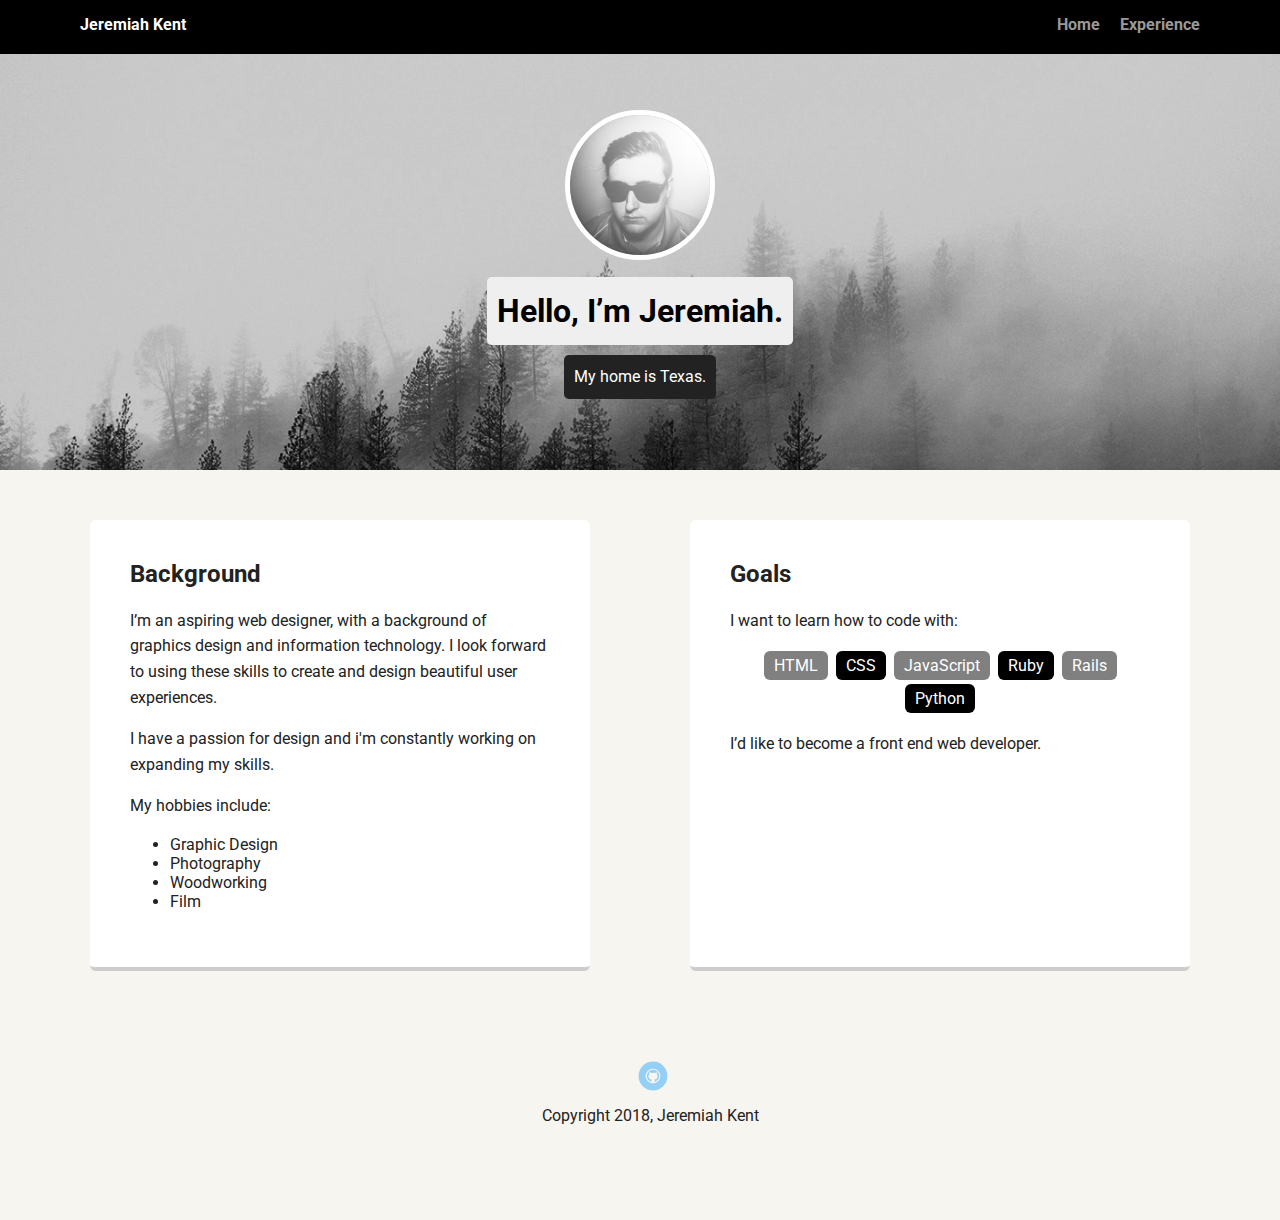
<file: index.html>
<!doctype html>
<html lang="en">
<head>
  <meta charset="utf-8">
  <title>Jeremiah Kent's Profile</title>
  <meta name="viewport" content="width=device-width, initial-scale=1.0">
  <link rel="stylesheet" href="styles.css">
  <link href="https://fonts.googleapis.com/css?family=Muli%7CRoboto:400,300,500,700,900" rel="stylesheet"></head>
  <body>

    <div class="main-nav">
        <ul class="nav">
          <li class="name">Jeremiah Kent</li>
          <li><a href="index.html">Home</a></li>
          <li><a href="experience.html">Experience</a></li>
        </ul>
    </div>

    <header>
      <img src="images/jkprofile.jpg" alt="Profile picture of Jeremiah Kent" class="profile-image">
      <h1 class="tag name">Hello, I’m Jeremiah.</h1>
      <p class="tag location">My home is Texas.</p>
    </header>

    <main class="flex">
      <div class="card">
        <h2>Background</h2>
        <p>I’m an aspiring web designer, with a background of graphics design and information technology. I look forward to using these skills to create and design beautiful user experiences. </p>
        <p>I have a passion for design and i'm constantly working on expanding my skills.</p>
        <p>My hobbies include:</p>
        <ul>
          <li>Graphic Design</li>
          <li>Photography</li>
          <li>Woodworking</li>
          <li>Film</li>
        </ul>
      </div>

      <div class="card">
        <h2>Goals</h2>
        <p>I want to learn how to code with:</p>
        <ul class="skills">
          <li>HTML</li>
          <li>CSS</li>
          <li>JavaScript</li>
          <li>Ruby</li>
          <li>Rails</li>
          <li>Python</li>
        </ul>
        <p>I’d like to become a front end web developer.</p>
      </div>

    </main>
    <footer>
      <ul>
        <li><a href="https://github.com/jkent1415" target="blank" class="social github">Github</a></li>
      </ul>
      <p class="copyright">Copyright 2018, Jeremiah Kent</p>
    </footer>
  </body>
  </html>
</file>
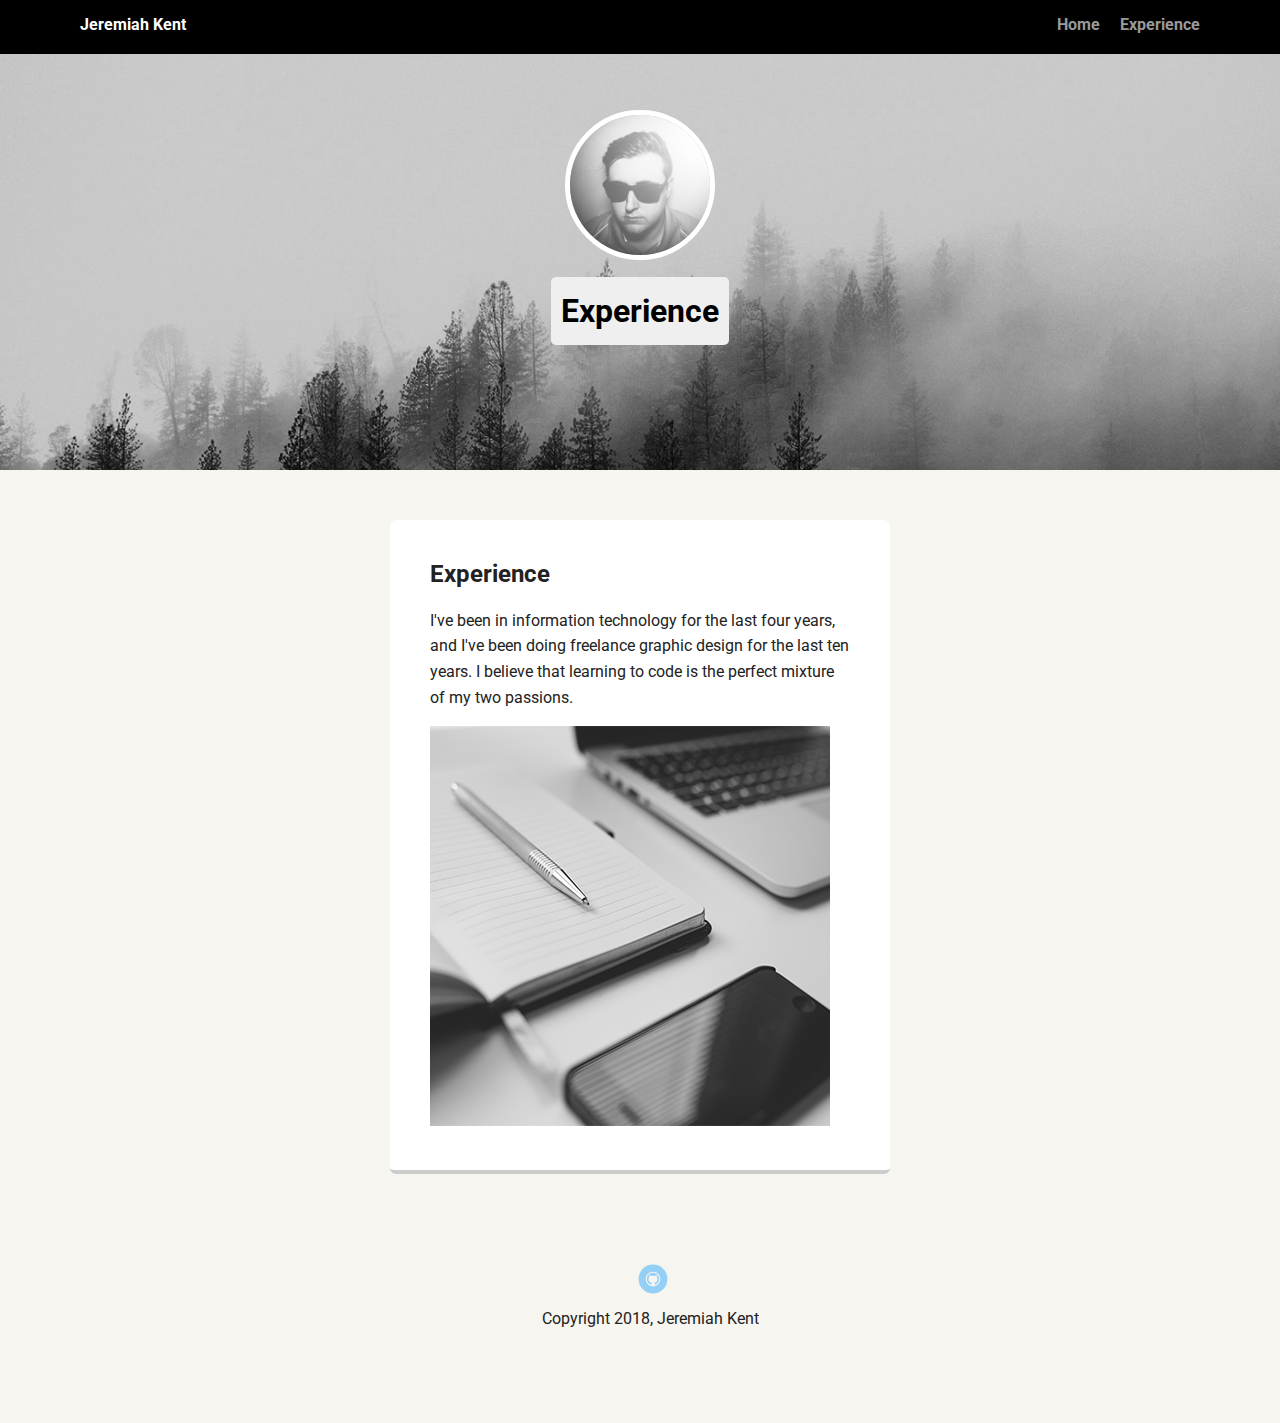
<file: experience.html>
<!doctype html>
<html lang="en">
<head>
  <meta charset="utf-8">
  <title>Jeremiah Kent's Profile</title>
  <meta name="viewport" content="width=device-width, initial-scale=1.0">
  <link rel="stylesheet" href="styles.css">
  <link href="https://fonts.googleapis.com/css?family=Muli%7CRoboto:400,300,500,700,900" rel="stylesheet"></head>
  <body>

    <div class="main-nav">
        <ul class="nav">
          <li class="name">Jeremiah Kent</li>
          <li><a href="index.html">Home</a></li>
          <li><a href="#">Experience</a></li>
        </ul>
    </div>

    <header>
      <img src="images/jkprofile.jpg" alt="Profile picture of Jeremiah Kent" class="profile-image">
      <h1 class="tag name">Experience</h1>
    </header>

    <main class="flex">
      <div class="card">
        <h2>Experience</h2>
        <p>I've been in information technology for the last four years, and I've been doing freelance graphic design for the last ten years. I believe that learning to code is the perfect mixture of my two passions.</p>
      <img src="images/mac.jpg" alt="Coding laptop">
      </div>
    </main>
    <footer>
      <ul>
        <li><a href="https://github.com/jkent1415" target="blank" class="social github">Github</a></li>
      </ul>
      <p class="copyright">Copyright 2018, Jeremiah Kent</p>
    </footer>
  </body>
  </html>
</file>
<file: styles.css>
/* Global Layout Set-up */
* {
  box-sizing: border-box;
}

body {
  margin: 0;
  padding: 0;
  text-align: center;
  font-family: 'Roboto', sans-serif;
  color: #222;
  background: #f7f5f0;
}
/* Link Styles */

a {
  text-decoration: none;
  color: #999;
}
a:hover {
  color: #6633ff;
}

/* Section Styles */

.main-nav {
  width: 100%;
  background: black;
  min-height: 30px;
  padding: 10px;
  position: fixed;
  text-align: center;
}
.nav {
  display: flex;
  justify-content: space-around;
  font-weight: 700;
  list-style-type: none;
  margin: 0 auto;
  padding: 0;
}

.nav .name {
    display: block;
    margin-right: auto;
    color: white;
}
.nav li {
  padding: 5px 10px 10px 10px;
}
.nav a {
  transition: all .5s;
}
.nav a:hover {
  color: white
}

header {
  text-align: center;
  background: url('images/background.jpg') no-repeat top center ;
  background-size: cover;
  overflow: hidden;
  padding-top: 60px;
}
header {
  line-height: 1.5;
}
header .profile-image {
  margin-top: 50px;
  width: 150px;
  height: 150px;
  border-radius: 75%;
  border: 5px solid white;
  transition: all .5s;
}
header .profile-image:hover {
  transform: scale(1.5) rotate(360deg);
}
.tag {
  background-color: #efefef;
  color: black;
  padding: 10px;
  border-radius: 5px;
  display: table;
  margin: 10px auto;
}
.location {
  background-color: #222;
  color: white;
}
.card {
  margin: 30px;
  padding: 20px 40px 40px;
  max-width: 500px;
  text-align: left;
  background: #fff;
  border-bottom: 4px solid #ccc;
  border-radius: 6px;
  transition: all .5s;
}
.card:hover {
  border-color: black;
}

ul.skills {
  padding: 0;
  text-align: center;
}

.skills li {
  border-radius: 6px;
  display: inline-block;
  background: black;
  color: white;
  padding: 5px 10px;
  margin: 2px;
}

.skills li:nth-child(odd) {
  background: grey;
}

footer {
  width: 100%;
  min-height: 30px;
  padding: 20px 0 40px 20px;
}

footer .copyright {
  top: -8px;
  font-size: .75em;
}

footer ul {
  list-style-type: none;
  margin: 0;
  padding: 0;
}

footer ul li {
  display: inline-block;
}

a.social {
  display: inline-block;
  text-indent: -9999px;
  margin-left: 5px;
  width: 30px;
  height: 30px;
  background-size: 30px 30px;
  opacity: .4;
  transition: all .5s;
}

a.github {
  background-image: url(images/github.svg);
}
a.social:hover {
  opacity: 1;
}
.clearfix {
  clear: both;
}

/* Styles for larger screens */
@media screen and (min-width: 720px) {

  .flex {
      display: -ms-flexbox;      /* TWEENER - IE 10 */
      display: flex;
      max-width: 1200px;
      -ms-flex-pack: distribute;
      justify-content: space-around;
      margin: 0 auto;
  }

  header {
    min-height: 470px;
  }

  .nav {
    max-width: 1200px;
    padding: 0 30px;
  }


  main {
    padding-top: 20px;
  }

  main p {
    line-height: 1.6em;
  }

  footer {
    font-size: 1.3em;
    max-width: 1200px;
    margin: 40px auto;
  }

}
</file>
